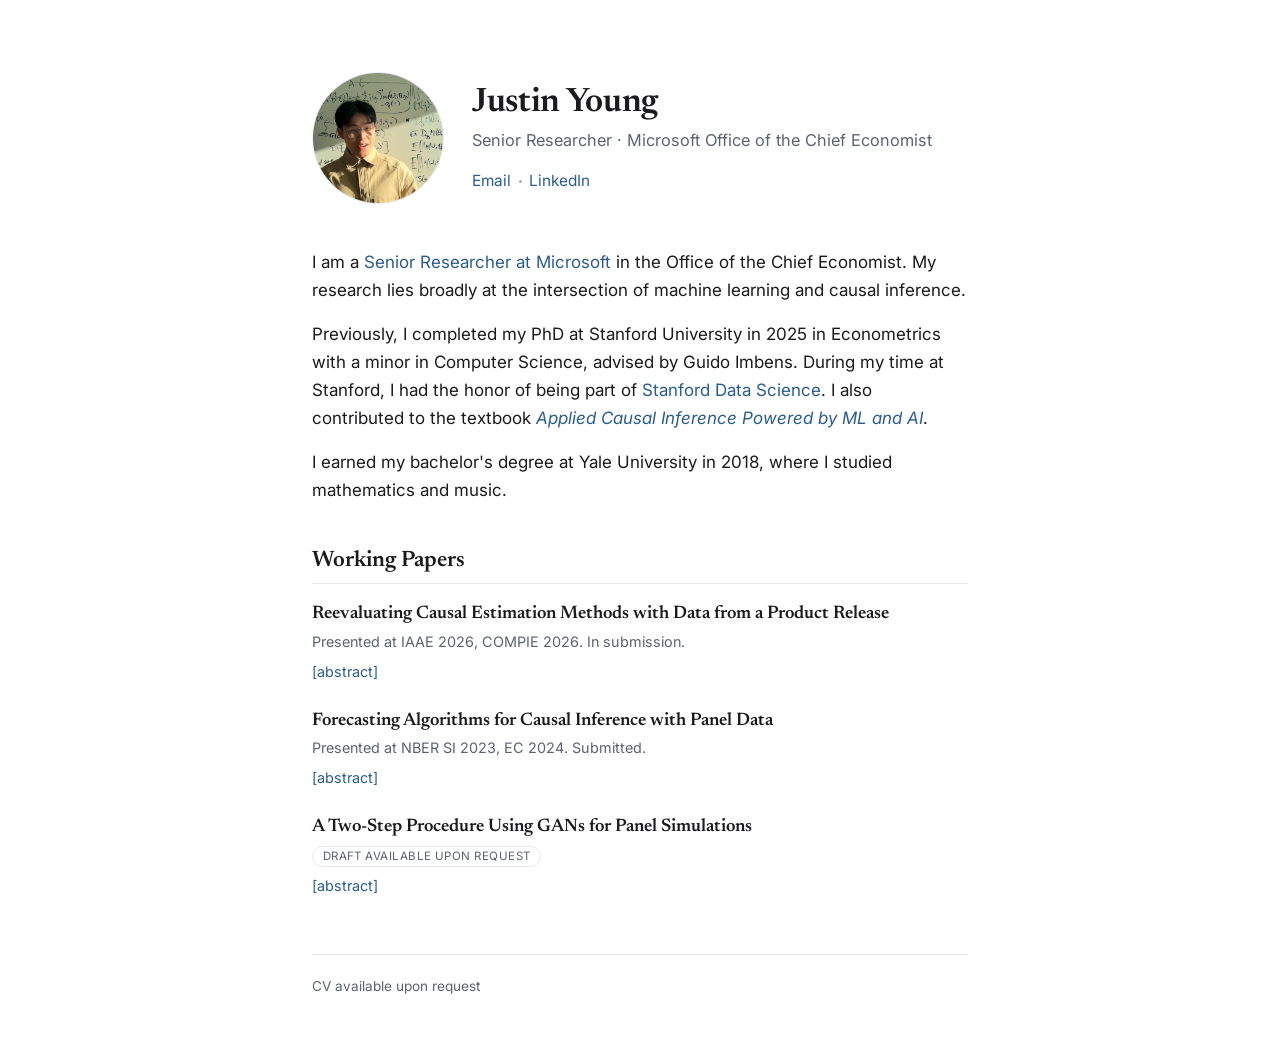
<file: index.html>
<!DOCTYPE html>
<html lang="en">
<head>
  <meta charset="utf-8" />
  <meta name="viewport" content="width=device-width, initial-scale=1" />
  <title>Justin Young</title>
  <meta name="description" content="Justin Young — Senior Researcher at Microsoft, Office of the Chief Economist, working at the intersection of machine learning and causal inference." />
  <meta name="author" content="Justin Young" />
  <meta name="robots" content="index, follow" />
  <meta name="google-site-verification" content="R4pNasTjEoVuKPUg2vYGPcWcMPfIKqlWR4aCZ4t4elc" />
  <link rel="canonical" href="https://jyoung1996.github.io/" />

  <!-- Google Search Console: HTML-file method is already active (google1b165ba2c6da03f4.html).
       To ALSO use the meta-tag method, paste the full tag Google gives you on the next line:
       <meta name="google-site-verification" content="PASTE_TOKEN_HERE" /> -->

  <!-- Open Graph / social preview -->
  <meta property="og:type" content="website" />
  <meta property="og:title" content="Justin Young" />
  <meta property="og:description" content="Senior Researcher at Microsoft, Office of the Chief Economist, working at the intersection of machine learning and causal inference." />
  <meta property="og:url" content="https://jyoung1996.github.io/" />
  <meta property="og:image" content="https://jyoung1996.github.io/assets/profile.jpg" />
  <meta name="twitter:card" content="summary" />

  <link rel="icon" type="image/svg+xml" href="assets/favicon.svg" />

  <!-- Fonts -->
  <link rel="preconnect" href="https://fonts.googleapis.com" />
  <link rel="preconnect" href="https://fonts.gstatic.com" crossorigin />
  <link href="https://fonts.googleapis.com/css2?family=Inter:wght@400;500;600&family=Newsreader:ital,opsz,wght@0,6..72,400;0,6..72,500;0,6..72,600;1,6..72,400&display=swap" rel="stylesheet" />

  <link rel="stylesheet" href="css/style.css" />
</head>
<body>
  <main class="container">

    <header class="profile">
      <img class="avatar" src="assets/profile.jpg" alt="Portrait of Justin Young"
           onerror="this.onerror=null;this.src='assets/profile-placeholder.svg';" />
      <div class="profile-intro">
        <h1>Justin Young</h1>
        <p class="tagline">Senior Researcher &middot; Microsoft Office of the Chief Economist</p>
        <ul class="links">
          <li><a id="email-link" href="#" rel="nofollow">Email</a></li>
          <li><a href="https://www.linkedin.com/in/justin-young-a62532233/" target="_blank" rel="noopener">LinkedIn</a></li>
          <!-- To add more, copy a line above, e.g.:
          <li><a href="https://scholar.google.com/..." target="_blank" rel="noopener">Google Scholar</a></li>
          -->
        </ul>
      </div>
    </header>

    <section class="about" aria-label="About">
      <p>
        I am a <a href="https://www.microsoft.com/en-us/research/people/youngjustin/" target="_blank" rel="noopener">Senior Researcher at Microsoft</a>
        in the Office of the Chief Economist. My research lies broadly at the intersection of
        machine learning and causal inference.
      </p>
      <p>
        Previously, I completed my PhD at Stanford University in 2025 in Econometrics with a
        minor in Computer Science, advised by Guido Imbens. During my time at Stanford, I
        had the honor of being part of
        <a href="https://datascience.stanford.edu/people/justin-young" target="_blank" rel="noopener">Stanford Data Science</a>.
        I also contributed to the textbook
        <a href="https://causalml-book.org/" target="_blank" rel="noopener"><em>Applied Causal Inference Powered by ML and AI</em></a>.
      </p>
      <p>
        I earned my bachelor's degree at Yale University in 2018, where I studied
        mathematics and music.
      </p>
    </section>

    <section class="papers" aria-label="Working papers">
      <h2>Working Papers</h2>

      <article class="paper">
        <h3>
          <a href="https://arxiv.org/abs/2601.11845" target="_blank" rel="noopener">Reevaluating Causal Estimation Methods with Data from a Product Release</a>
        </h3>
        <p class="paper-meta">
          <span class="venue">Presented at IAAE 2026, COMPIE 2026. In submission.</span>
        </p>
        <details class="abstract">
          <summary>[abstract]</summary>
          <p>
            Recent developments in causal machine learning methods have made it easier to
            estimate flexible relationships between confounders, treatments and outcomes,
            making unconfoundedness assumptions in causal analysis more palatable. How
            successful are these approaches in recovering ground truth baselines? In this
            paper we analyze a new data sample including an experimental rollout of a new
            feature at a large technology company and a simultaneous sample of users who
            endogenously opted into the feature. We find that recovering ground truth causal
            effects is feasible&nbsp;&mdash;&nbsp;but only with careful modeling choices. Our
            results build on the observational causal literature beginning with LaLonde
            (1986), offering best practices for more credible treatment effect estimation in
            modern, high-dimensional datasets.
          </p>
        </details>
      </article>

      <article class="paper">
        <h3>
          <a href="https://arxiv.org/abs/2208.03489" target="_blank" rel="noopener">Forecasting Algorithms for Causal Inference with Panel Data</a>
        </h3>
        <p class="paper-meta">
          <span class="venue">Presented at NBER SI 2023, EC 2024. Submitted.</span>
        </p>
        <details class="abstract">
          <summary>[abstract]</summary>
          <p>
            Conducting causal inference with panel data is a core challenge in social science
            research. We adapt a deep neural architecture for time series forecasting (the
            N-BEATS algorithm) to more accurately impute the counterfactual evolution of a
            treated unit had treatment not occurred. Across a range of settings, the resulting
            estimator (&ldquo;SyNBEATS&rdquo;) significantly outperforms commonly employed
            methods (synthetic controls, two-way fixed effects), and attains comparable or
            more accurate performance compared to recently proposed methods (synthetic
            difference-in-differences, matrix completion). An implementation of this estimator
            is available for public use. Our results highlight how advances in the forecasting
            literature can be harnessed to improve causal inference in panel data settings.
          </p>
        </details>
      </article>

      <article class="paper">
        <h3>A Two-Step Procedure Using GANs for Panel Simulations</h3>
        <p class="paper-meta">
          <span class="tag">Draft available upon request</span>
        </p>
        <details class="abstract">
          <summary>[abstract]</summary>
          <p>
            This paper introduces a two-step Generative Adversarial Network (GAN) approach for
            creating realistic synthetic panel data to evaluate causal panel estimators,
            extending prior work by Athey et al. (2024). While Monte Carlo simulations are the
            standard tool for assessing estimator performance, traditional simulation designs
            often rely on overly simplistic data-generating processes that fail to capture the
            complex structure of real-world panel data. We develop a novel approach that
            combines Wasserstein GANs with Long Short-Term Memory networks to learn and
            reproduce both cross-sectional heterogeneity and temporal dependencies inherent in
            panel data. Our two-step approach first implicitly learns the distribution of unit
            fixed effects, then learns the distribution of the remaining residuals conditional
            on the draw of the distribution in the first step. We apply this method to three
            canonical applications in the synthetic control literature: West Germany's economic
            performance, California's Proposition 99, and Basque terrorism. Our synthetic panels
            successfully pass both visual and statistical validation checks, despite the small
            sample sizes typical in these applications. Benchmarking multiple causal estimators
            on these realistic synthetic panels reveals promising results, though with moderate
            variation across datasets and estimators. These findings demonstrate that GAN-based
            approaches can effectively learn panel data distributions even with limited
            observations, offering researchers a more empirically grounded framework for
            evaluating the finite-sample properties of causal estimators in panel settings.
          </p>
        </details>
      </article>
    </section>

    <footer>
      <span>CV available upon request</span>
    </footer>

  </main>

  <script src="js/main.js"></script>
</body>
</html>
</file>
<file: css/style.css>
:root {
  --maxw: 44rem;
  --bg: #ffffff;
  --surface: #f5f6f8;
  --text: #1b1b1d;
  --muted: #5c6370;
  --accent: #2a5d8f;
  --accent-hover: #1f4b73;
  --border: #e6e8ec;
  --radius: 12px;
}

@media (prefers-color-scheme: dark) {
  :root {
    --bg: #0f1115;
    --surface: #171a21;
    --text: #e9eaec;
    --muted: #9aa3b2;
    --accent: #6fb1e6;
    --accent-hover: #9ccbf0;
    --border: #262a33;
  }
}

*,
*::before,
*::after {
  box-sizing: border-box;
}

html {
  -webkit-text-size-adjust: 100%;
  scroll-behavior: smooth;
}

body {
  margin: 0;
  background: var(--bg);
  color: var(--text);
  font-family: Inter, -apple-system, BlinkMacSystemFont, "Segoe UI", Roboto, Helvetica, Arial, sans-serif;
  font-size: 17px;
  line-height: 1.65;
  -webkit-font-smoothing: antialiased;
  text-rendering: optimizeLegibility;
}

.container {
  max-width: var(--maxw);
  margin: 0 auto;
  padding: 4.5rem 1.5rem 3rem;
}

h1,
h2,
h3 {
  font-family: "Newsreader", Georgia, "Times New Roman", serif;
  font-weight: 600;
  line-height: 1.2;
}

a {
  color: var(--accent);
  text-decoration: none;
}

a:hover {
  color: var(--accent-hover);
  text-decoration: underline;
  text-underline-offset: 2px;
}

/* ---------- Profile header ---------- */
.profile {
  display: flex;
  gap: 1.75rem;
  align-items: center;
}

.avatar {
  width: 132px;
  height: 132px;
  flex: none;
  border-radius: 50%;
  object-fit: cover;
  background: var(--surface);
  border: 1px solid var(--border);
}

.profile-intro h1 {
  margin: 0 0 0.25rem;
  font-size: 2.1rem;
  letter-spacing: -0.01em;
}

.tagline {
  margin: 0 0 0.9rem;
  color: var(--muted);
  font-size: 1.02rem;
}

.links {
  list-style: none;
  display: flex;
  flex-wrap: wrap;
  gap: 0.4rem 1.1rem;
  margin: 0;
  padding: 0;
  font-size: 0.96rem;
}

.links li {
  position: relative;
}

.links li + li::before {
  content: "";
  position: absolute;
  left: -0.6rem;
  top: 50%;
  width: 3px;
  height: 3px;
  margin-top: -1px;
  border-radius: 50%;
  background: var(--muted);
  opacity: 0.5;
}

/* ---------- Sections ---------- */
section {
  margin-top: 2.75rem;
}

.about p {
  margin: 0 0 1rem;
}

h2 {
  font-size: 1.4rem;
  margin: 0 0 1.25rem;
  padding-bottom: 0.5rem;
  border-bottom: 1px solid var(--border);
}

/* ---------- Papers ---------- */
.paper {
  margin-bottom: 1.7rem;
}

.paper:last-child {
  margin-bottom: 0;
}

.paper h3 {
  font-size: 1.14rem;
  margin: 0 0 0.3rem;
  font-weight: 600;
}

.paper h3 a {
  color: var(--text);
}

.paper h3 a:hover {
  color: var(--accent);
}

.paper-meta {
  margin: 0 0 0.45rem;
  font-size: 0.9rem;
  color: var(--muted);
  line-height: 1.5;
}

.paper-meta .sep {
  margin: 0 0.35rem;
  opacity: 0.55;
}

.paper-meta a {
  white-space: nowrap;
}

.tag {
  display: inline-block;
  font-size: 0.72rem;
  letter-spacing: 0.04em;
  text-transform: uppercase;
  color: var(--muted);
  border: 1px solid var(--border);
  border-radius: 999px;
  padding: 0.08rem 0.6rem;
}

details summary {
  cursor: pointer;
  color: var(--accent);
  font-size: 0.9rem;
  list-style: none;
  width: max-content;
}

details summary::-webkit-details-marker {
  display: none;
}

details summary:hover {
  color: var(--accent-hover);
  text-decoration: underline;
  text-underline-offset: 2px;
}

details p {
  margin: 0.6rem 0 0;
  color: var(--muted);
  font-size: 0.95rem;
  line-height: 1.6;
}

/* ---------- Footer ---------- */
footer {
  margin-top: 3.5rem;
  padding-top: 1.25rem;
  border-top: 1px solid var(--border);
  color: var(--muted);
  font-size: 0.85rem;
  display: flex;
  flex-wrap: wrap;
  justify-content: space-between;
  gap: 0.5rem;
}

/* ---------- Responsive ---------- */
@media (max-width: 560px) {
  .container {
    padding-top: 3rem;
  }

  .profile {
    flex-direction: column;
    align-items: flex-start;
    gap: 1.1rem;
  }

  .profile-intro h1 {
    font-size: 1.8rem;
  }
}
</file>
